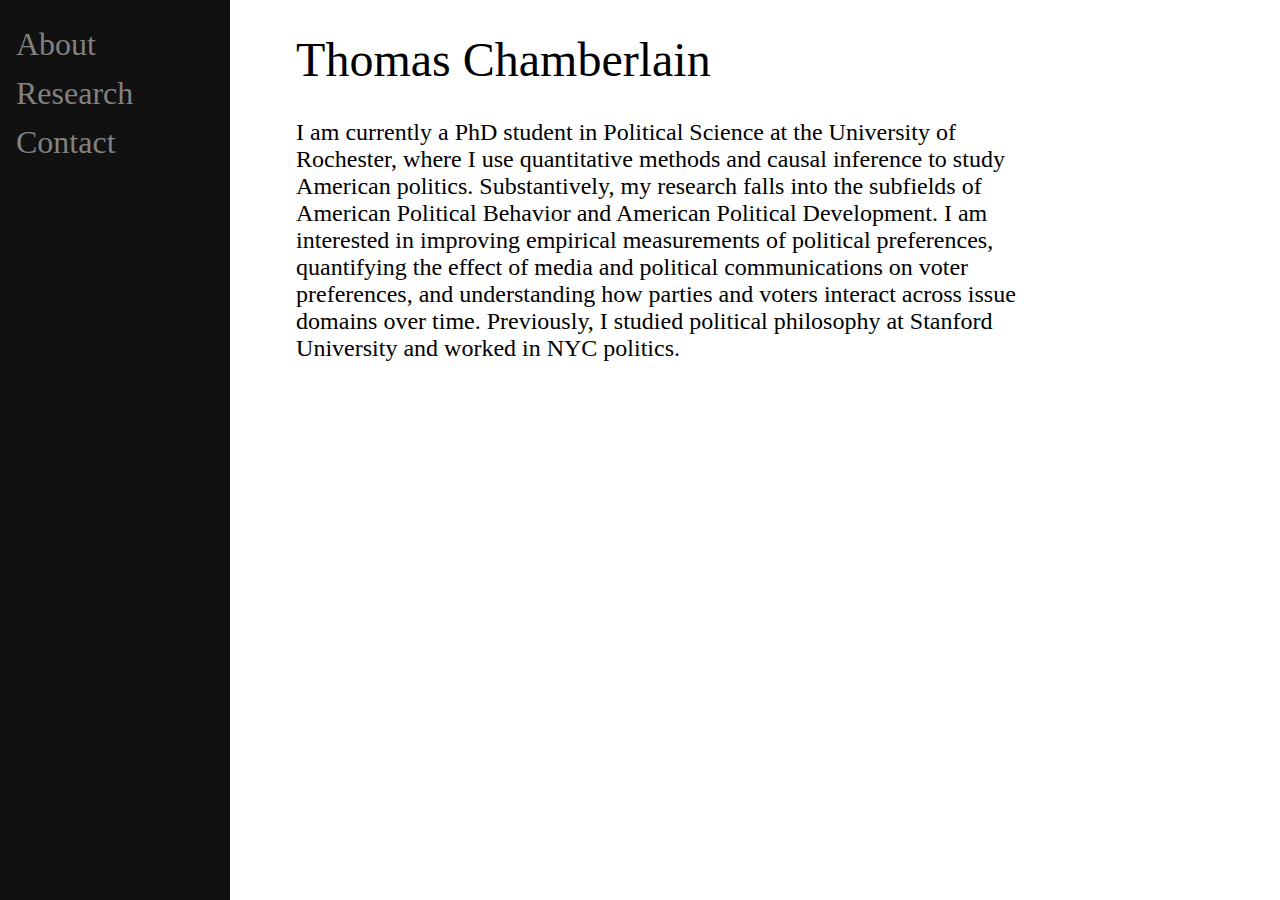
<file: index.html>
<!DOCTYPE html>
<html>
<head>
<meta name="viewport" content="width=device-width, initial-scale=1">
</head>
<link rel="stylesheet" href="style.css">

<body>

<div class="sidenav">
  <a href="./index.html">About</a>
  <a href="./research.html">Research</a>
  <a href="./contact.html">Contact</a>
</div>

<div class="main">
  <h1>Thomas Chamberlain</h1>
  <p>I am currently a PhD student in Political Science at the University of Rochester, where I use quantitative methods and causal inference to study American politics. Substantively, my research falls into the subfields of American Political Behavior and American Political Development. I am interested in improving empirical measurements of political preferences, quantifying the effect of media and political communications on voter preferences, and understanding how parties and voters interact across issue domains over time. Previously, I studied political philosophy at Stanford University and worked in NYC politics.</p>
</div>
   
</body>
</html>
</file>
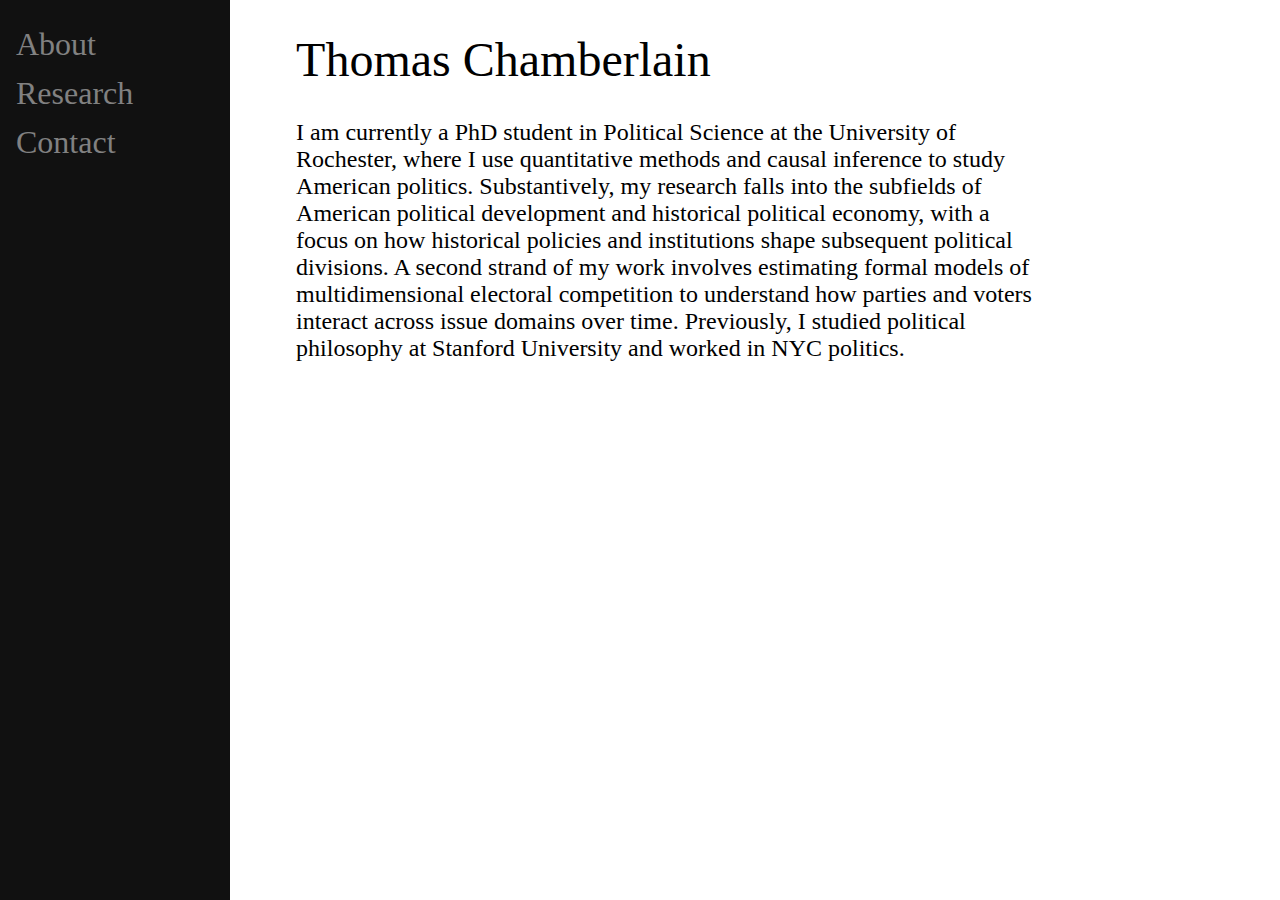
<file: about.html>
<!DOCTYPE html>
<html lang="en">
  <head>
    <meta charset="UTF-8" />
    <meta http-equiv="X-UA-Compatible" content="IE=edge" />
    <meta name="viewport" content="width=device-width, initial-scale=1.0" />
    <title>Thomas Chamberlain</title>
  </head>
  <link rel="stylesheet" href="style.css">

  <body>

    <div class="sidenav">
      <a href="./index.html">About</a>
      <a href="./research.html">Research</a>
      <a href="./contact.html">Contact</a>
    </div>
    
    <div class="main">
      <h1>Thomas Chamberlain</h1>
      <p>I am currently a PhD student in Political Science at the University of Rochester, where I use quantitative methods and causal inference to study American politics. Substantively, my research falls into the subfields of American political development and historical political economy, with a focus on how historical policies and institutions shape subsequent political divisions. A second strand of my work involves estimating formal models of multidimensional electoral competition to understand how parties and voters interact across issue domains over time. Previously, I studied political philosophy at Stanford University and worked in NYC politics.</p>
    </div>
       
    </body>
</html>
</file>
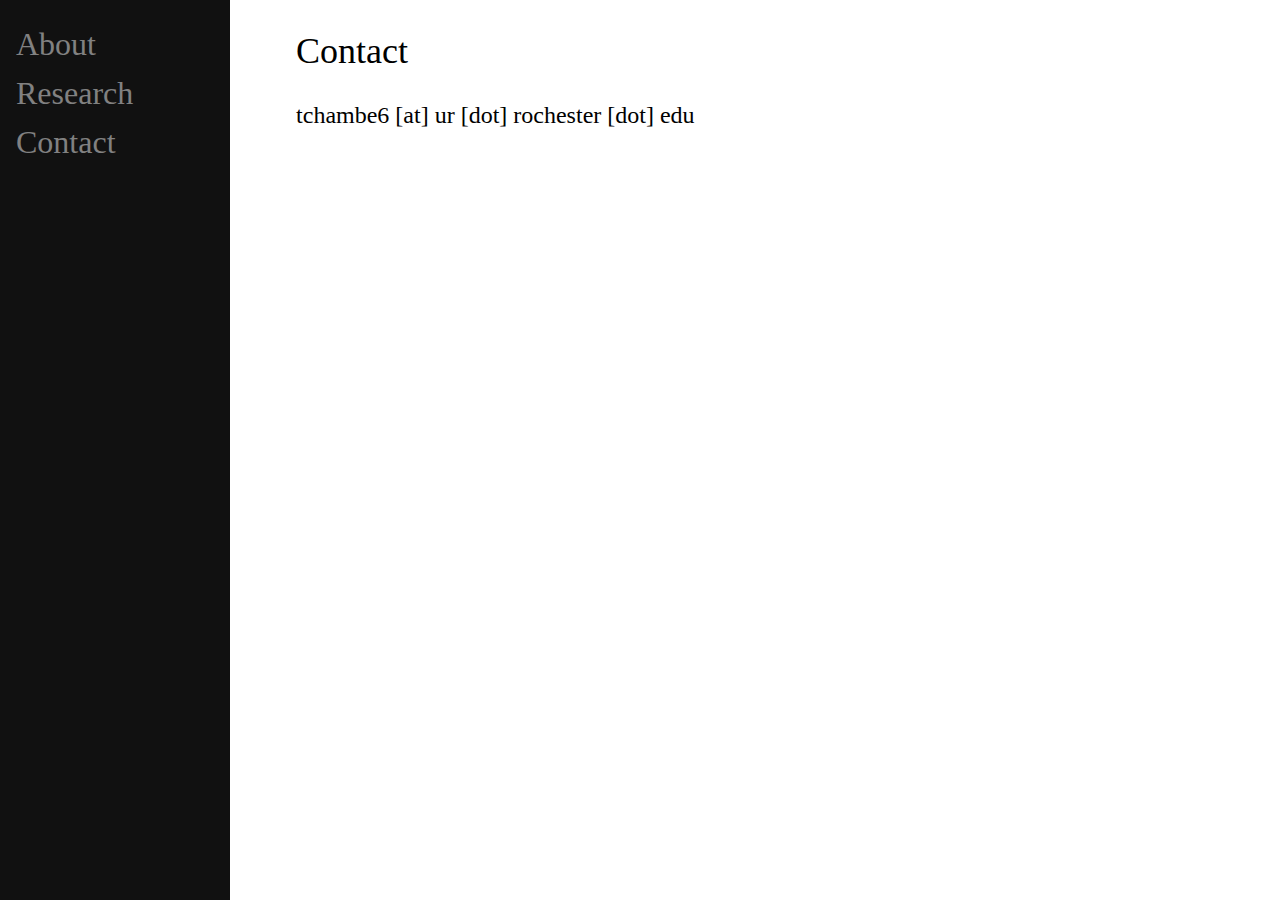
<file: contact.html>
<!DOCTYPE html>
<html lang="en">
  <head>
    <meta charset="UTF-8" />
    <meta http-equiv="X-UA-Compatible" content="IE=edge" />
    <meta name="viewport" content="width=device-width, initial-scale=1.0" />
    <title>Thomas Chamberlain</title>
  </head>
  <link rel="stylesheet" href="style.css">

  <body>

    <div class="sidenav">
      <a href="./index.html">About</a>
      <a href="./research.html">Research</a>
      <a href="./contact.html">Contact</a>
    </div>
    
    <div class="main">
        <h2>Contact</h2>
        <p>tchambe6 [at] ur [dot] rochester [dot] edu</p>
    </div>
       
    </body>
</html>
</file>
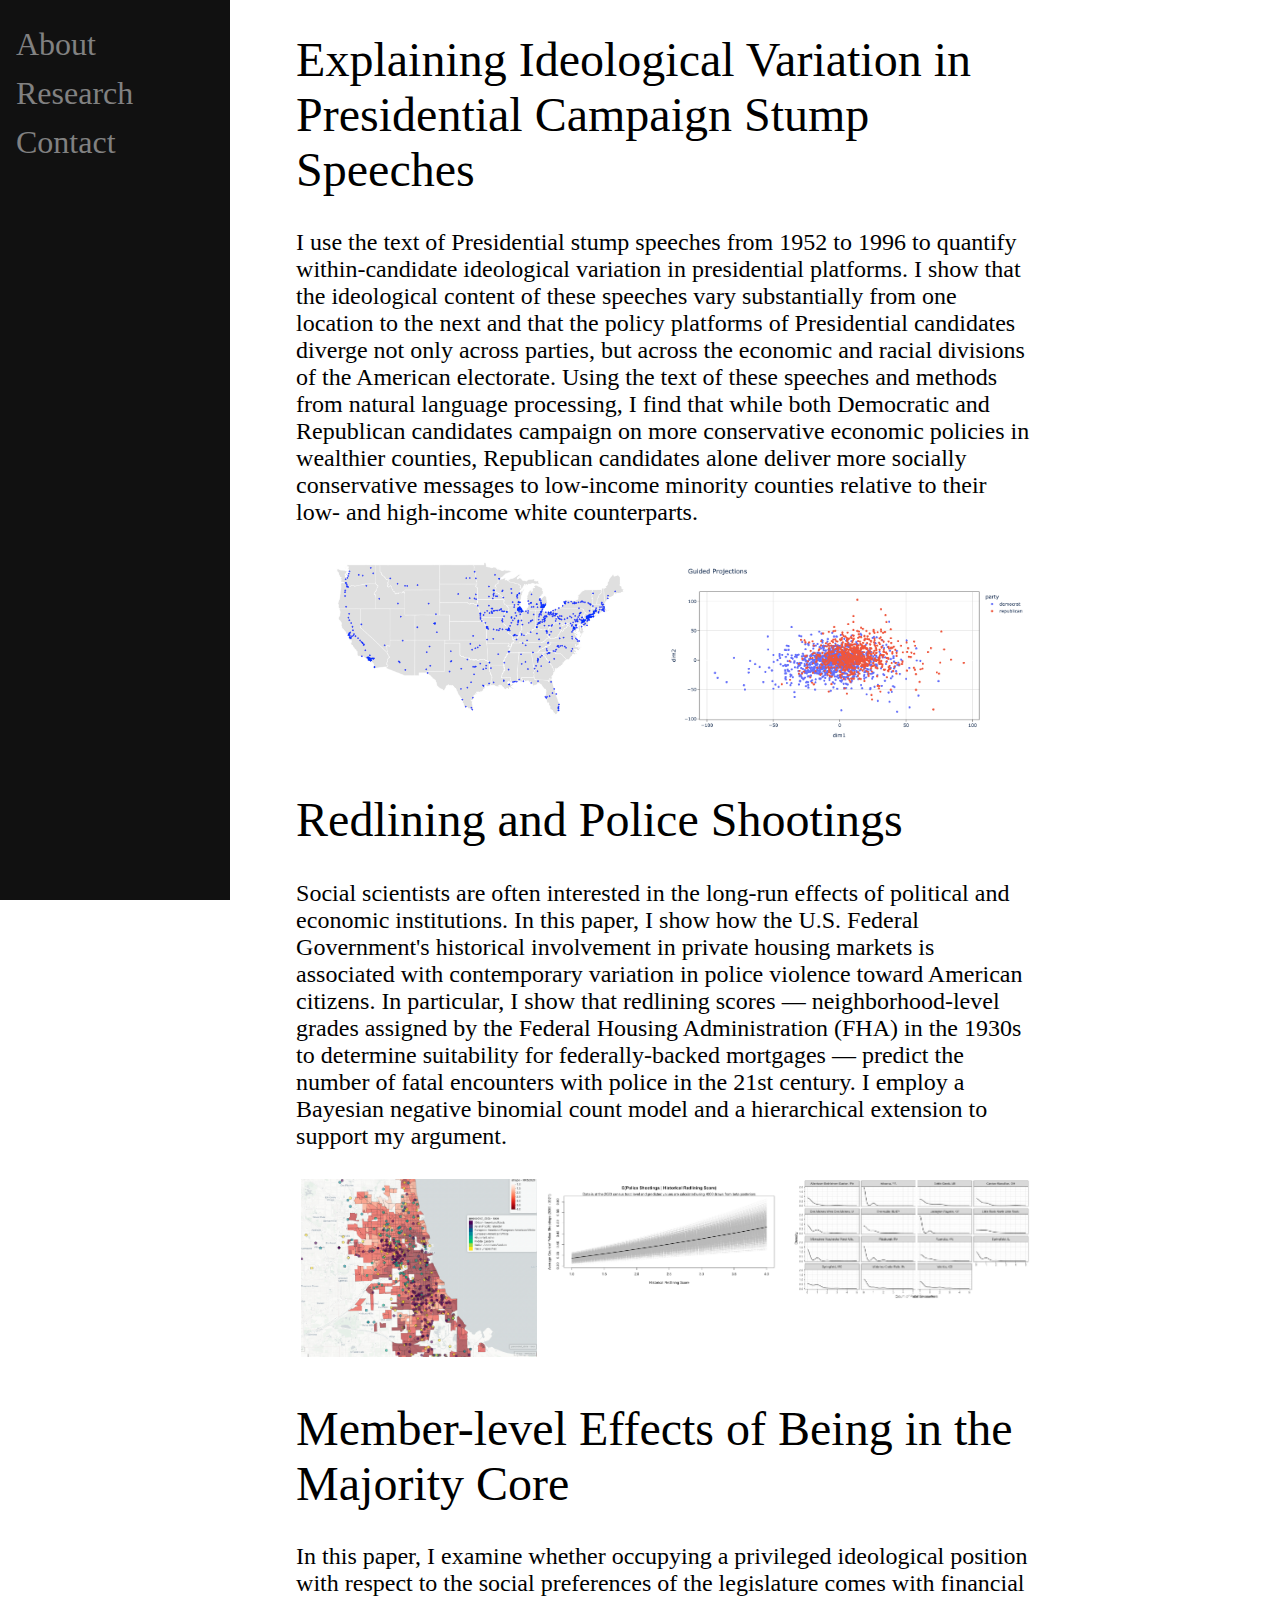
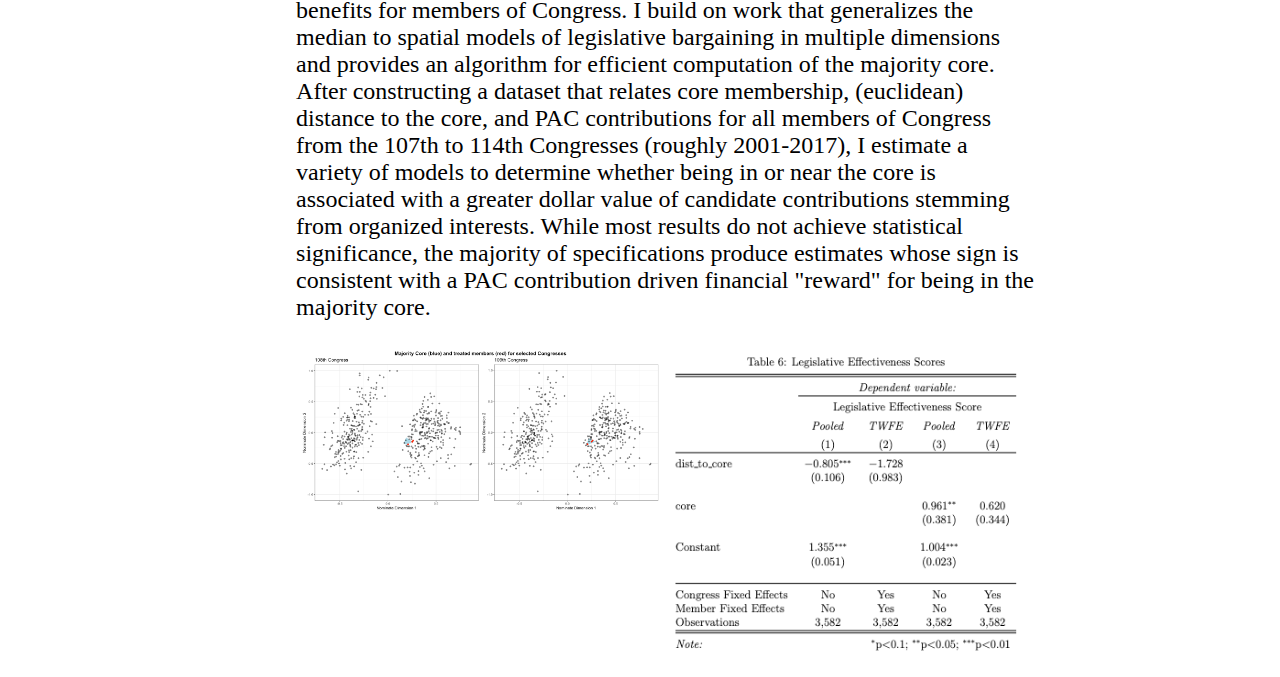
<file: research.html>
<!DOCTYPE html>
<html lang="en">
  <head>
    <meta charset="UTF-8" />
    <meta http-equiv="X-UA-Compatible" content="IE=edge" />
    <meta name="viewport" content="width=device-width, initial-scale=1.0" />
    <title>Thomas Chamberlain</title>
  </head>
  <link rel="stylesheet" href="style.css">

  <body>
    <div class="sidenav">
      <a href="./index.html">About</a>
      <a href="./research.html">Research</a>
      <a href="./contact.html">Contact</a>
    </div>
    
    <div class="main">
     <h1>Explaining Ideological Variation in Presidential Campaign Stump Speeches</h1>
     <p>I use the text of Presidential stump speeches from 1952 to 1996 to quantify within-candidate ideological variation in presidential platforms. I show that the ideological content of these speeches vary substantially from one location to the next and that the policy platforms of Presidential candidates diverge not only across parties, but across the economic and racial divisions of the American electorate. Using the text of these speeches and methods from natural language processing, I find that while both Democratic and Republican candidates campaign on more conservative economic policies in wealthier counties, Republican candidates alone deliver more socially conservative messages to low-income minority counties relative to their low- and high-income white counterparts.</p>
     <div class="row">
      <div class="column">
        <img src="./Stump Map.png" alt="Stump Speech Map" style="width:100%">
      </div>
      <div class="column">
        <img src="./guided_projections.png" alt="Speech Projections" style="width:100%">
      </div>
    </div>
     <h1>Redlining and Police Shootings</h1>
     <p>Social scientists are often interested in the long-run effects of political and economic institutions. In this paper, I show how the U.S. Federal Government's historical involvement in private housing markets is associated with contemporary variation in police violence toward American citizens. In particular, I show that redlining scores — neighborhood-level grades assigned by the Federal Housing Administration (FHA) in the 1930s to determine suitability for federally-backed mortgages — predict the number of fatal encounters with police in the 21st century. I employ a Bayesian negative binomial count model and a hierarchical extension to support my argument. </p>
     <div class="row">
      <div class="column">
        <img src="./data_raw.png" alt="Data" style="width:100%">
      </div>
      <div class="column">
        <img src="./fitted_values_posterior_draws.png" alt="Posterior Draws" style="width:100%">
      </div>
      <div class="column">
        <img src="./inter_city_heterogeneity.png" alt="Heterogeneity" style="width:100%">
      </div>
    </div> 
     <h1>Member-level Effects of Being in the Majority Core</h1>
     <p>In this paper, I examine whether occupying a privileged ideological position with respect to the social preferences of the legislature comes with financial benefits for members of Congress. I build on work that generalizes the median to spatial models of legislative bargaining in multiple dimensions and provides an algorithm for efficient computation of the majority core. After constructing a dataset that relates core membership, (euclidean) distance to the core, and PAC contributions for all members of Congress from the 107th to 114th Congresses (roughly 2001-2017), I estimate a variety of models to determine whether being in or near the core is associated with a greater dollar value of candidate contributions stemming from organized interests. While most results do not achieve statistical significance, the majority of specifications produce estimates whose sign is consistent with a PAC contribution driven financial "reward" for being in the majority core.</p>
     <div class="row">
      <div class="column">
        <img src="./108_109_treat.png" alt="Identification" style="width:100%">
      </div>
      <div class="column">
        <img src="./les_table.png" alt="Legislative Effectiveness" style="width:100%">
      </div>
    </div> 
    </div>

       
    </body>
</html>
</file>
<file: style.css>
body {
	font-family: 'Quando', serif;
}

h1 {
	font: 2em Georgia, "Times New Roman", Times, serif;
	/* color: #D14334;*/
	/* text-align: center;*/
}
h2 {
	/* color:#65dd20;*/
	font: 1.5em Georgia, "Times New Roman", Times, serif;
}

.sidenav {
  height: 100%;
  width: 18%;
  position: fixed;
  z-index: 1;
  top: 0;
  left: 0;
  background-color: #111;
  overflow-x: hidden;
  padding-top: 20px;
}

.sidenav a {
  padding: 6px 8px 6px 16px;
  text-decoration: none;
  font-size: 2em;
  color: #818181;
  display: block;
}

.sidenav a:hover {
  color: #f1f1f1;
}

.main {
  margin-left: 22%; /* Same as the width of the sidenav */
  margin-right: 18%;
  font-size: 24px; 
  padding: 0px 10px;
}

@media screen and (max-height: 450px) {
  .sidenav {padding-top: 15px;}
  .sidenav a {font-size: 2em;}
}

* {
  box-sizing: border-box;
}

 /* Three image containers (use 25% for four, and 50% for two, etc) */
 .column {
  float: left;
  width: 33.33%;
  padding: 5px;
}

/* Clear floats after image containers */
.row::after {
  content: "";
  clear: both;
  display: table;
} 

.row {
  display: flex;
}

.column {
  flex: 33.33%;
  padding: 5px;
}
</file>
